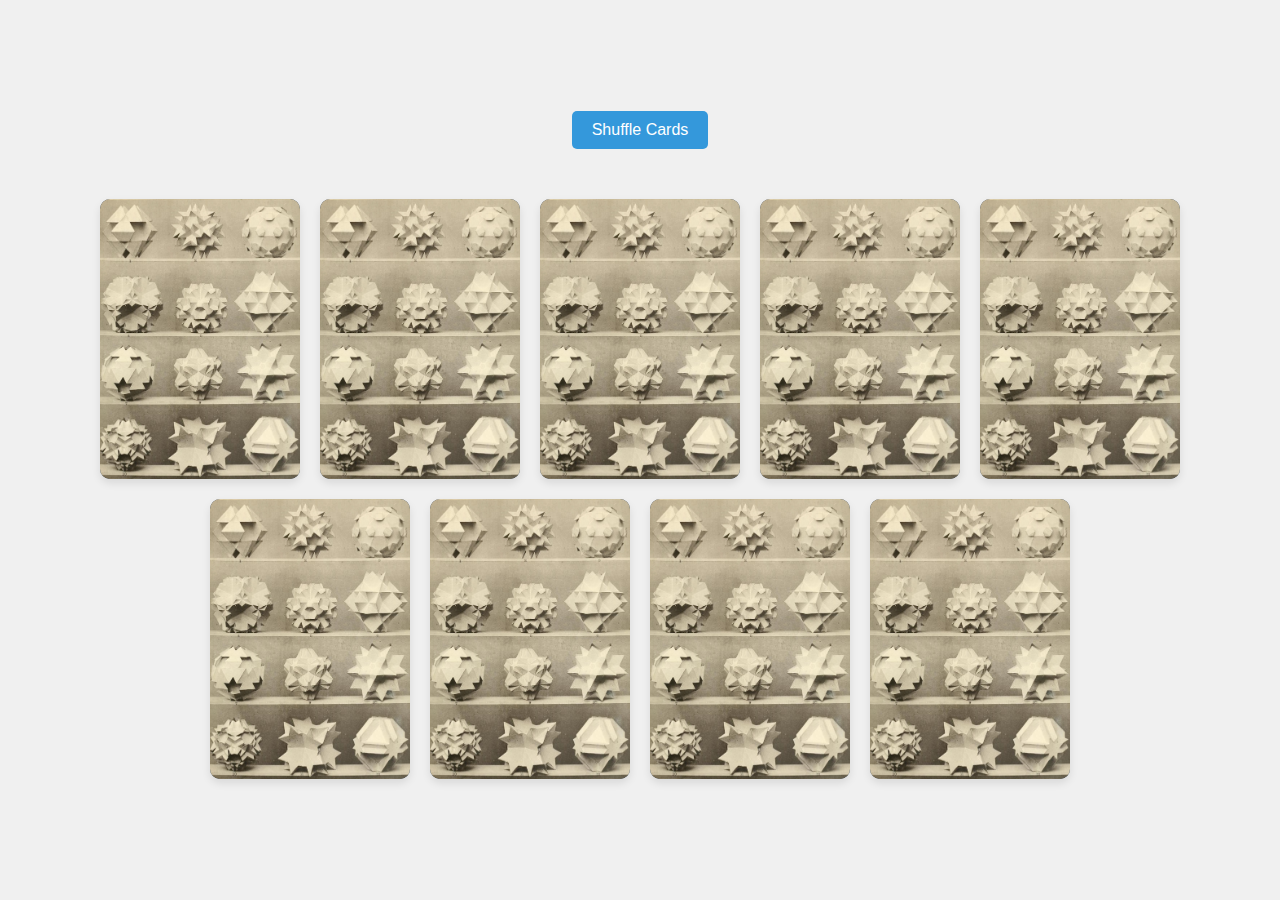
<file: joker_game/index.html>
<!DOCTYPE html>
<html lang="en">
<head>
  <meta charset="UTF-8">
  <meta name="viewport" content="width=device-width, initial-scale=1.0">
  <title>Dynamic Card Flip</title>
  <link rel="stylesheet" href="styles.css">
</head>
<body>
  <div class="controls">
    <button onclick="shuffleCards()">Shuffle Cards</button>
  </div>

  <div id="cardContainer"></div>

  <script src="script.js"></script>
</body>
</html>
</file>
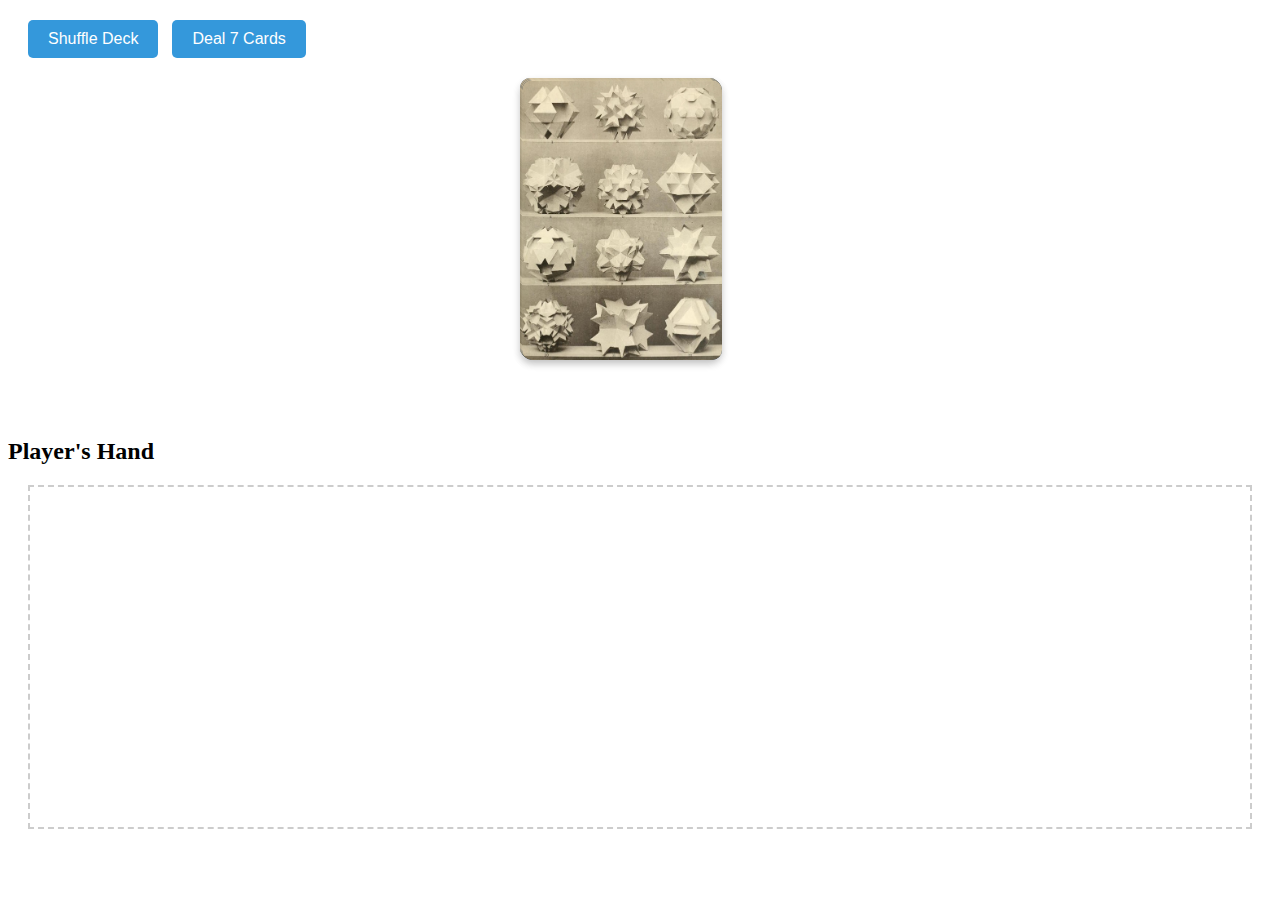
<file: joker_game/joker.html>
<!DOCTYPE html>
<html>
<head>
  <style>
    .controls {
      margin: 20px;
    }

    button {
      padding: 10px 20px;
      font-size: 16px;
      background-color: #3498db;
      color: white;
      border: none;
      border-radius: 5px;
      cursor: pointer;
      transition: background-color 0.3s;
      margin-right: 10px;
    }

    button:hover {
      background-color: #2980b9;
    }

    #cardContainer, #playerHand {
      display: flex;
      flex-wrap: wrap;
      justify-content: center;
      padding: 20px;
      min-height: 300px;
    }
    #cardContainer {
      position: relative;
      width: 200px;
      height: 280px;
      margin: 20px auto;
    }

    
.dealing-card {
      position: absolute;
      z-index: 1000;
      transition: all 0.5s ease;
    }

    #playerHand {
      position: relative;
      border: 2px dashed #ccc;
      margin: 20px;
      min-height: 300px;
    }
    .stack {
      position: relative;
      width: 200px;
      height: 280px;
      margin: 20px auto;
    }
    .card-container {
      position: absolute;
      top: 0;
      left: 0;
      cursor: move;
      perspective: 1000px;
    }

    .card {
      width: 200px;
      height: 280px;
      position: relative;
      transform-style: preserve-3d;
      transition: transform 0.6s;
      cursor: pointer;
    }

    .card.flipped {
      transform: rotateY(180deg);
    }

    .card-face {
      position: absolute;
      width: 100%;
      height: 100%;
      backface-visibility: hidden;
      display: flex;
      justify-content: center;
      align-items: center;
      border-radius: 10px;
      box-shadow: 0 4px 8px rgba(0,0,0,0.1);
      overflow: hidden; /* Prevent image overflow */
    }

    .card-face img {
      width: 100%;
      height: 100%;
      object-fit: cover; /* Maintain aspect ratio */
    }

    .card-front {
      background-color: white;
      transform: rotateY(180deg);
    }

    .card-back {
      background-color: #2c3e50;
      transform: rotateY(0deg);
    }

    .dragging {
      opacity: 0.5;
    }
    
     /* Stack effect */
     .card-container:nth-child(1) { transform: translateY(0); }
    .card-container:nth-child(2) { transform: translateY(1px) translateX(1px); }
    .card-container:nth-child(3) { transform: translateY(2px) translateX(2px); }
  </style>
</head>
<body>
  <div class="controls">
    <button onclick="shuffleCards()">Shuffle Deck</button>
    <button onclick="dealCards()">Deal 7 Cards</button>
  </div>

  <div id="cardContainer"></div>
  
  <h2>Player's Hand</h2>
  <div id="playerHand"></div>

  <script>
    const suits = ['heart', 'spade', 'club', 'diamond'];
    const values = ['2', '3', '4', '5', '6', '7', '8', '9', '10', 'jack', 'queen', 'king', 'ace'];
    const backImages = Array.from({length: 8}, (_, i) => `./images/card_backs/back${i + 1}.jpg`);

    function createDeck() {
      const deck = [];
      
      // Add numbered cards
      for (const suit of suits) {
        for (const value of values) {
          deck.push(`${suit}${value}`);
        }
      }
      
      // Add jokers
      deck.push('joker1', 'joker2');
      
      return deck;
    }

    function createCardElement(cardName) {
      const container = document.createElement('div');
      container.className = 'card-container';
      container.draggable = true;
      
      const card = document.createElement('div');
      card.className = 'card';
      card.onclick = () => card.classList.toggle('flipped');
      
      const front = document.createElement('div');
      front.className = 'card-face card-front';
      const frontImg = document.createElement('img');
      frontImg.src = `./images/card_fronts/${cardName}.jpg`;
      frontImg.alt = cardName;
      front.appendChild(frontImg);
      
      const back = document.createElement('div');
      back.className = 'card-face card-back';
      const backImg = document.createElement('img');
      backImg.src = backImages[0];
      backImg.alt = 'Card Back';
      back.appendChild(backImg);
      
      card.appendChild(front);
      card.appendChild(back);
      container.appendChild(card);
      
      // Add drag events
      container.addEventListener('dragstart', (e) => {
        container.classList.add('dragging');
      });
      
      container.addEventListener('dragend', (e) => {
        container.classList.remove('dragging');
      });
      
      return container;
    }

    // Initialize deck
    let deck = createDeck();
    const cardContainer = document.getElementById('cardContainer');
    const playerHand = document.getElementById('playerHand');

    // Add drag event listeners to containers
    [cardContainer, playerHand].forEach(container => {
      container.addEventListener('dragover', e => {
        e.preventDefault();
        const draggable = document.querySelector('.dragging');
        container.appendChild(draggable);
      });
    });

    // Initial deck setup
    function displayDeck() {
      cardContainer.innerHTML = '';
      // Show only top 3 cards to create stack effect
      const displayCount = Math.min(3, deck.length);
      for (let i = displayCount - 1; i >= 0; i--) {
        const card = createCardElement(deck[i]);
        cardContainer.appendChild(card);
      }
    }

    function shuffleCards() {
      // Shuffle array
      for (let i = deck.length - 1; i > 0; i--) {
        const j = Math.floor(Math.random() * (i + 1));
        [deck[i], deck[j]] = [deck[j], deck[i]];
      }
      
      // Change back images and display
      displayDeck();
      
      // Update back images
      document.querySelectorAll('.card-back img').forEach(img => {
        img.src = backImages[Math.floor(Math.random() * backImages.length)];
      });
    }

    function dealCards() {
      if (deck.length < 7) {
        alert('Not enough cards in deck!');
        return;
      }
      
      // Deal 7 cards
      for (let i = 0; i < 7; i++) {
        const cardIndex = Math.floor(Math.random() * deck.length);
        const card = deck.splice(cardIndex, 1)[0];
        playerHand.appendChild(createCardElement(card));
      }
      
      // Update main deck display
      displayDeck();
    }

    // Initial display
    displayDeck();
  </script>
</body>
</html>
</file>
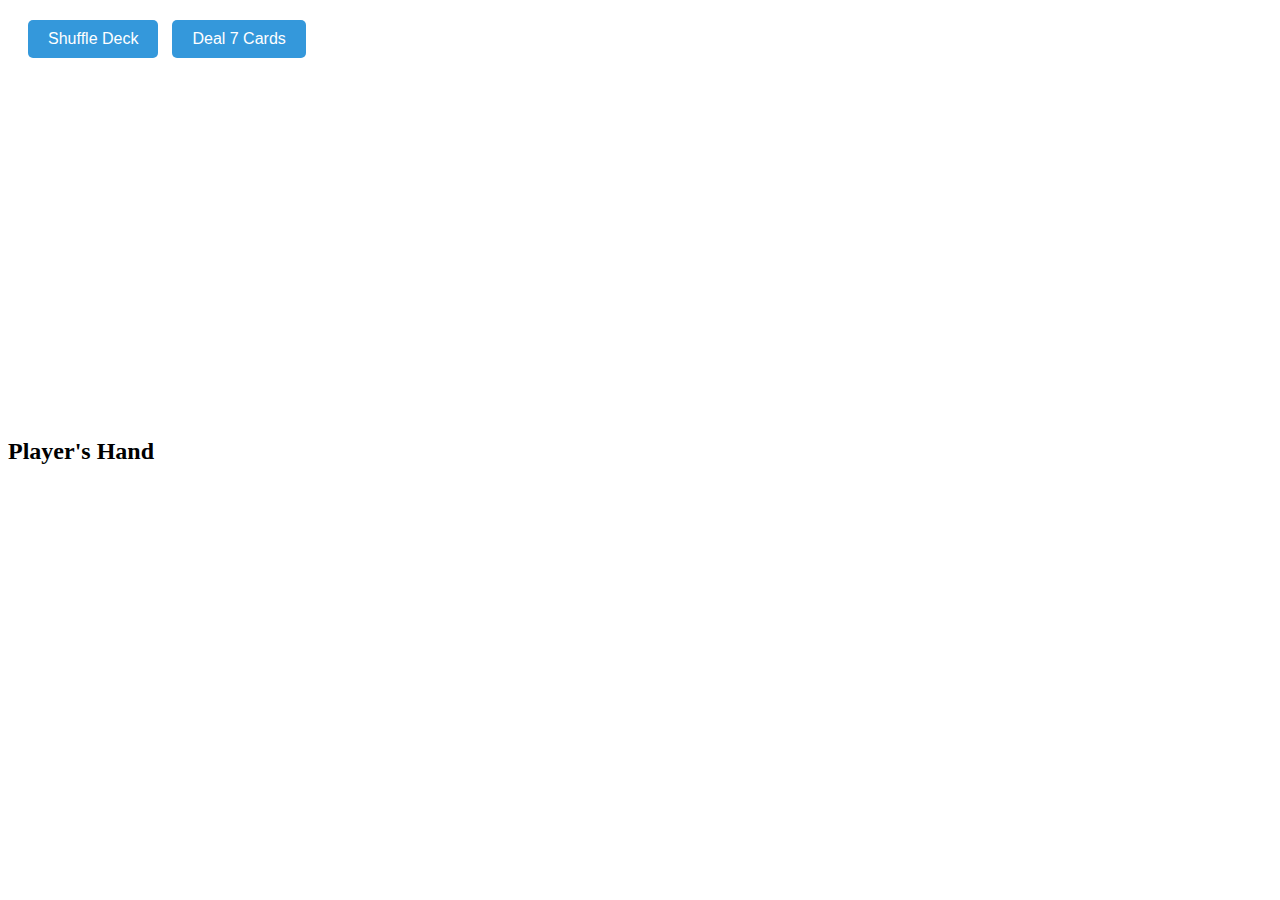
<file: joker_game/templates/python.html>
<!DOCTYPE html>
<html>
<head>
  <style>
    .controls {
      margin: 20px;
    }

    button {
      padding: 10px 20px;
      font-size: 16px;
      background-color: #3498db;
      color: white;
      border: none;
      border-radius: 5px;
      cursor: pointer;
      transition: background-color 0.3s;
      margin-right: 10px;
    }

    button:hover {
      background-color: #2980b9;
    }

    #cardContainer, #playerHand {
      display: flex;
      flex-wrap: wrap;
      justify-content: center;
      padding: 20px;
      min-height: 300px;
    }

    /* Style for the individual card containers */
    .card-container {
      position: relative;
      width: 200px;
      height: 280px;
      margin: 20px auto;
      border-radius: 15px;  /* Rounding the corners */
      box-shadow: 0 4px 8px rgba(0,0,0,0.3);  /* Adding shadow to the cards */
      overflow: hidden;  /* Ensure images don’t overflow the rounded edges */
      transition: transform 0.3s ease;  /* Smooth transition when card is clicked */
    }

    .card-container img {
      width: 100%;
      height: 100%;
      object-fit: cover;  /* Ensure the image fills the card area without stretching */
      border-radius: 15px;  /* Matching the image with the container's rounded corners */
    }

    .card-container img.flipped {
      transform: rotateY(180deg);
    }

    .card-container:hover {
      transform: scale(1.05);  /* Slight zoom effect when hovering */
    }

    .card-container img:hover {
      box-shadow: 0 0 15px rgba(0, 0, 0, 0.5);  /* Highlight effect on hover */
    }
  </style>
</head>
<body>
  <div class="controls">
    <button onclick="shuffleDeck()">Shuffle Deck</button>
    <button onclick="dealCards()">Deal 7 Cards</button>
  </div>

  <div id="cardContainer"></div>

  <h2>Player's Hand</h2>
  <div id="playerHand"></div>

  <script>
    async function shuffleDeck() {
      const response = await fetch('/shuffle_deck');
      const result = await response.json();
      console.log(result.status);
    }

    async function dealCards() {
      const response = await fetch('/deal_cards');
      const data = await response.json();
      const hand = data.hand;
      const playerHand = document.getElementById('playerHand');
      playerHand.innerHTML = ''; // Clear current hand
      hand.forEach(card => {
        const cardElement = createCardElement(card.card, card.image);
        playerHand.appendChild(cardElement);
      });
    }

    function createCardElement(cardName, imageSrc) {
      const container = document.createElement('div');
      container.className = 'card-container';

      const img = document.createElement('img');
      img.src = imageSrc;
      img.alt = cardName;

      container.appendChild(img);
      container.onclick = () => img.classList.toggle('flipped');  // Flip the card on click

      return container;
    }
  </script>
</body>
</html>
</file>
<file: joker_game/styles.css>
body {
    font-family: Arial, sans-serif;
    display: flex;
    flex-direction: column;
    align-items: center;
    justify-content: center;
    min-height: 100vh;
    margin: 0;
    background-color: #f0f0f0;
  }
  
  .controls {
    margin: 20px;
  }
  
  button {
    padding: 10px 20px;
    font-size: 16px;
    background-color: #3498db;
    color: white;
    border: none;
    border-radius: 5px;
    cursor: pointer;
    transition: background-color 0.3s;
  }
  
  button:hover {
    background-color: #2980b9;
  }
  
  #cardContainer {
    display: flex;
    flex-wrap: wrap;
    justify-content: center;
    padding: 20px;
  }
  
  .card-container {
    display: inline-block;
    perspective: 1000px;
    margin: 10px;
  }
  
  .card {
    width: 200px;
    height: 280px;
    position: relative;
    transform-style: preserve-3d;
    transition: transform 0.6s;
    cursor: pointer;
  }
  
  .card.flipped {
    transform: rotateY(180deg);
  }
  
  .card-face {
    position: absolute;
    width: 100%;
    height: 100%;
    backface-visibility: hidden;
    display: flex;
    justify-content: center;
    align-items: center;
    border-radius: 10px;
    box-shadow: 0 4px 8px rgba(0, 0, 0, 0.1);
  }
  
  .card-front {
    background-color: white;
    transform: rotateY(180deg);
  }
  
  .card-back {
    background-color: #2c3e50;
    transform: rotateY(0deg);
  }
  
  img {
    width: 100%;
    height: 100%;
    object-fit: cover;
    border-radius: 10px;
  }
</file>
